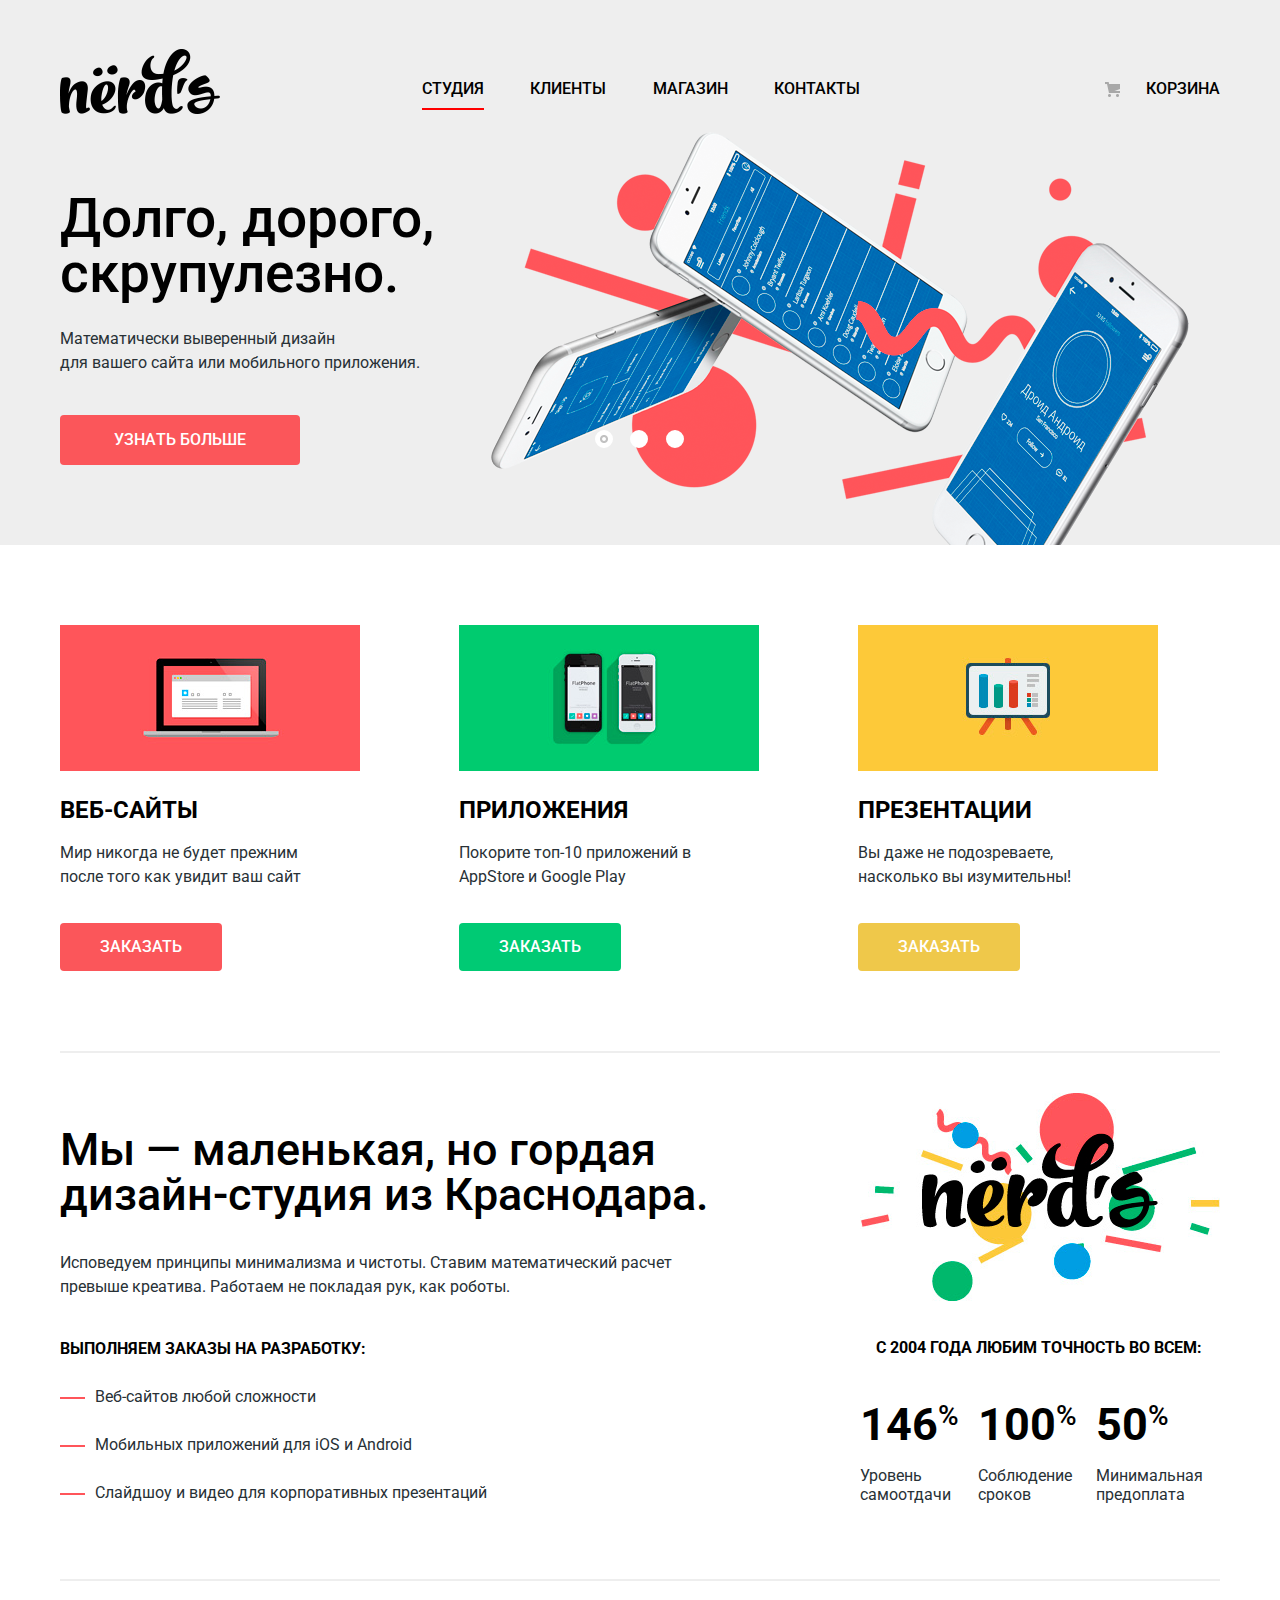
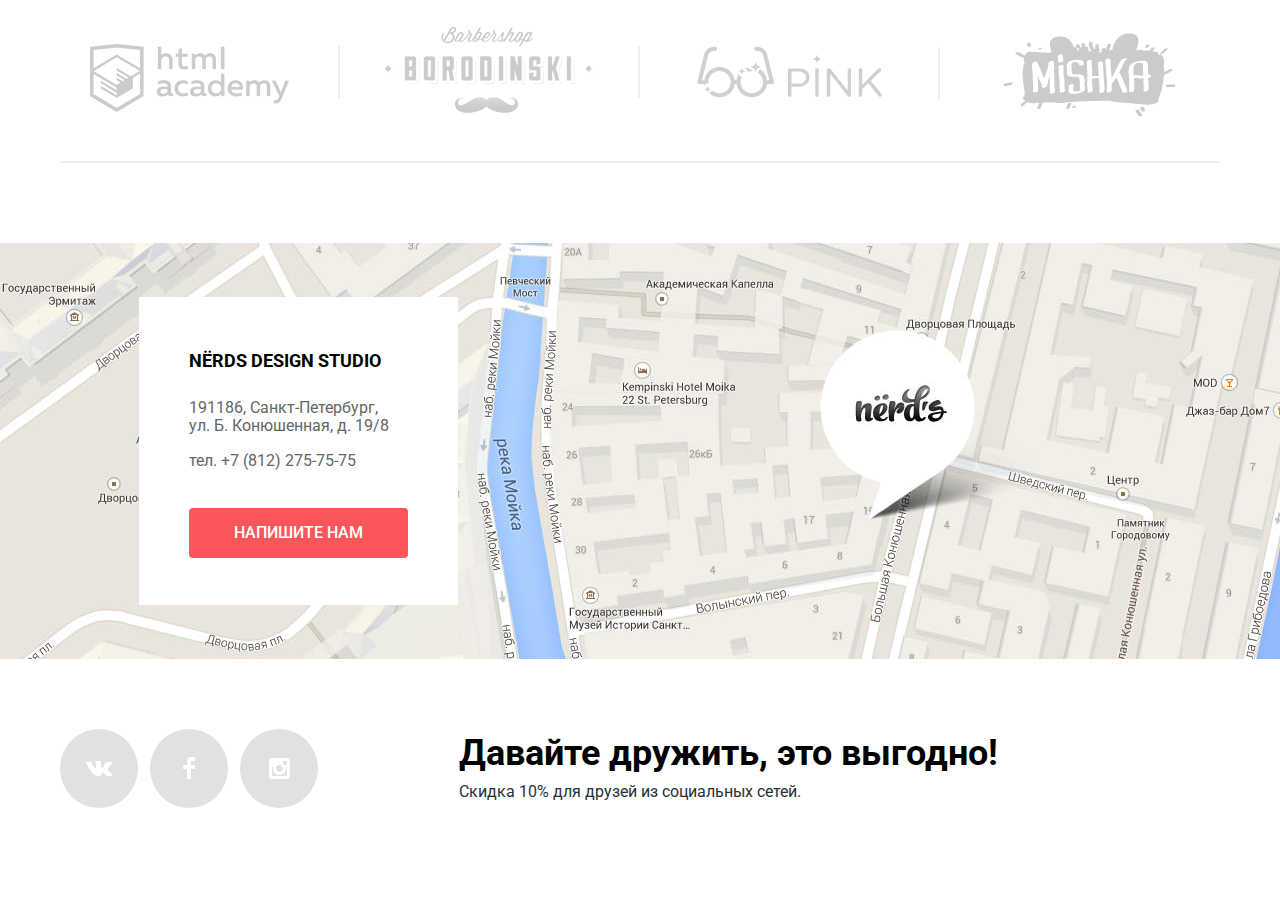
<file: index.html>
<!DOCTYPE html>
<html lang="en">
<head>
  <meta charset="UTF-8">
  <title>HTML Academy: Нёрдс</title>
  <link href="https://fonts.googleapis.com/css?family=Roboto:400,500,700&display=swap&subset=cyrillic" rel="stylesheet">
  <link rel="stylesheet" href="css/normalize.min.css">
  <link rel="stylesheet" href="css/style.css">
</head>

<body>

  <header>
    <nav class="nav-panel">
      <div class="site-logo">
        <img src="img/nerds-logo.png" alt="NERDS">
        <h1 class="visually-hidden">HTML Academy: Нёрдс</h1>
      </div>
      <div class="site-navigation-items">
        <ul class="header-nav">
          <li class="header-nav-active"><a href="">Студия</a></li>
          <li><a href="">Клиенты</a></li>
          <li><a href="catalog.html">Магазин</a></li>
          <li><a href="">Контакты</a></li>
        </ul>
        <p class="shop-cart">
          <a href="">Корзина</a>
        </p>
      </div>
    </nav>
  </header>

  <main class="main-content">

    <div class="slider-wrapper">
      <div class="slider">
        <input type="radio" id="btn-1" name="toggle" checked>
        <input type="radio" id="btn-2" name="toggle">
        <input type="radio" id="btn-3" name="toggle">
        <div class="pagination">
          <label for="btn-1"></label>
          <label for="btn-2"></label>
          <label for="btn-3"></label>
        </div>
        <div class="slides">
          <div class="slide slide-first">
            <div class="slider-text">
              <p class="slide-title">Долго, дорого,<br> скрупулезно.</p>
              <p class="slide-description">Математически выверенный дизайн<br>для вашего сайта или мобильного приложения.</p>
            </div>
          </div>
          <div class="slide slide-second">
            <div class="slider-text">
              <p class="slide-title">Любим математику<br> как никто другой</p>
              <p class="slide-description">Никакого креатива, только математические формулы<br> для  расчета идеальных пропорций.</p>
            </div>
          </div>
          <div class="slide slide-third">
            <div class="slider-text">
              <p class="slide-title">Только ночь,<br> только хардкор</p>
              <p class="slide-description">Работать днем, как все? Мы против этого. Ближе кполуночи  работа только начинается.</p>
            </div>
          </div>
          <a class="btn slider-btn" href="#">Узнaть больше</a>
        </div>
      </div>
    </div>
    
    <section class="our_services">
      <div class="servicecard">
        <div class="servicecard-img servicecard-img-red">
          <img src="img/illustration-1.png" alt="site">
        </div>
        <h3 class="our-services-title">Веб-сайты</h3>
        <p>Мир никогда не будет прежним после того как увидит ваш сайт</p>
        <a href="" class="orderbutton orderbutton-red">Заказать</a>
      </div>
      <div class="servicecard">
        <div class="servicecard-img servicecard-img-green">
          <img src="img/illustration-2.png" alt="app">
        </div>
        <h3 class="our-services-title">Приложения</h3>
        <p>Покорите топ-10 приложений в AppStore и Google Play</p>
        <a href="" class="orderbutton orderbutton-green">Заказать</a>
      </div>
      <div class="servicecard">
        <div class="servicecard-img servicecard-img-yellow">
          <img src="img/illustration-3.png" alt="presentation">
        </div>
        <h3 class="our-services-title">Презентации</h3>
        <p>Вы даже не подозреваете, насколько вы изумительны!</p>
        <a href="" class="orderbutton orderbutton-yellow">Заказать</a>
      </div>
    </section>

    <section class="about_us">
      <div class="aboutus-description">
        <h2>Мы — маленькая, но гордая дизайн-студия из Краснодара.</h2>
        <p>Исповедуем принципы минимализма и чистоты. Ставим математический расчет превыше креатива. Работаем не покладая рук, как роботы.</p>
        <p class="aboutus-title">Выполняем заказы на разработку:</p>
        <ul class="aboutus-list">
          <li>Веб-сайтов любой сложности</li>
          <li>Мобильных приложений для iOS и Android</li>
          <li>Слайдшоу и видео для корпоративных презентаций</li>
        </ul>
      </div>
      <div class="our-features">
        <div class="features-imagediv">
          <img src="img/nerds-illustration.png" width="360" height="208" alt="nerds">
        </div>
        <h3>с 2004 года любим точность во всем:</h3>
        <div class="parameters">
          <ul>
            <li>
              <div class="boldnumber1"><span>146</span></div>
              <div><span class="boldnumber-desc">Уровень самоотдачи</span></div>
            </li>
            <li>
              <div class="boldnumber2"><span>100</span></div>
              <div><span class="boldnumber-desc">Соблюдение сроков</span></div>
            </li>
            <li>
              <div class="boldnumber3"><span>50</span></div>
              <div><span class="boldnumber-desc">Минимальная предоплата</span></div>
            </li>
          </ul>
        </div>
      </div>
    </section>

    <section class="our_partners">
      <h2 class="visually-hidden">Список партнёров</h2>
      <ul class="partners-list">
        <li class="partners-list-item">
          <div class="partners-list-item-html-academy">
            <a href="https://htmlacademy.ru/intensive/htmlcss">
              <img src="img/logo-1.png" alt="html-academy">
            </a>
          </div>
        </li>
        <li class="partners-list-item">
          <div class="partners-list-item-borodinskey">
            <a href="">
              <img src="img/logo-2.png" alt="borodinskey"></a>
          </div>
        </li>
        <li class="partners-list-item">
          <div class="partners-list-item-pink">
            <a href=""><img src="img/logo-3.png" alt="pink"></a>
          </div>
        </li>
        <li class="partners-list-item">
          <div class="partners-list-item-mishka">
            <a href=""><img src="img/logo-4.png" alt="mishka"></a>
          </div>
        </li>
      </ul>
    </section>

    <section class="index-map">
      <iframe src="https://yandex.ru/map-widget/v1/?um=constructor%3A008ab18a8e0af97a09987857944d1e66360d6045c1f56fcc914b1cf40dee9740&amp;source=constructor" width="1440" height="416"></iframe>
      <div class="footer-contact">
        <h3>nёrds design studio</h3>
        <p>191186, Санкт-Петербург, ул. Б. Конюшенная, д. 19/8</p>
        <a class="footer-contact-tel" href="tel:+78122757575" aria-label="Звонок на контактный номер телефона">тел. +7 (812) 275-75-75</a>
        <a class="writeus-button" href="contact.html">Напишите нам</a>
      </div>
    </section>

  </main>

  <footer class="footer-social">
    <ul class="social-list">
      <li class="social-list-item social-list-item-vk"><a href="">VK</a></li>
      <li class="social-list-item social-list-item-facebook"><a href="">Facebook</a></li>
      <li class="social-list-item social-list-item-instagram"><a href="">Instagram</a></li>
    </ul>
    <div class="invitelink-discount">
      <p class="friends-discount">Давайте дружить, это выгодно!</p>
      <p class="percentnumber-discount">Скидка 10% для друзей из социальных сетей.</p>
    </div>
  </footer>

  <div class="popup">
    <form action="https://echo.htmlacademy.ru/" method="post">
      <fieldset>
        <h3>Напишите нам</h3>
        <div class="form-contacts">
          <p class="input-contacts-wrap">
            <label for="name">Ваше имя:</label>
            <input id="name" class="form__meet name"  type="text" name="name" placeholder="Имя Фамилия"  required>
          </p>
          <p class="input-contacts-wrap">
            <label for="email">Ваш e-mail:</label>
            <input id="email" class="form__meet" type="text" name="email" placeholder="email@example.com"  required>
          </p>
        </div>
        <p class="input-text-wrap">
          <label for="text">Текст письма:</label>
          <textarea id="text" class="form__meet" name="message" placeholder="В свободной форме" required></textarea>
        </p>
        <input type="submit" class="popup-submit" value="Отправить">
      </fieldset>
      <div class="close-cross"></div>
    </form>
  </div>

  <script src="js/script.js"></script>

</body>
</html>
</file>
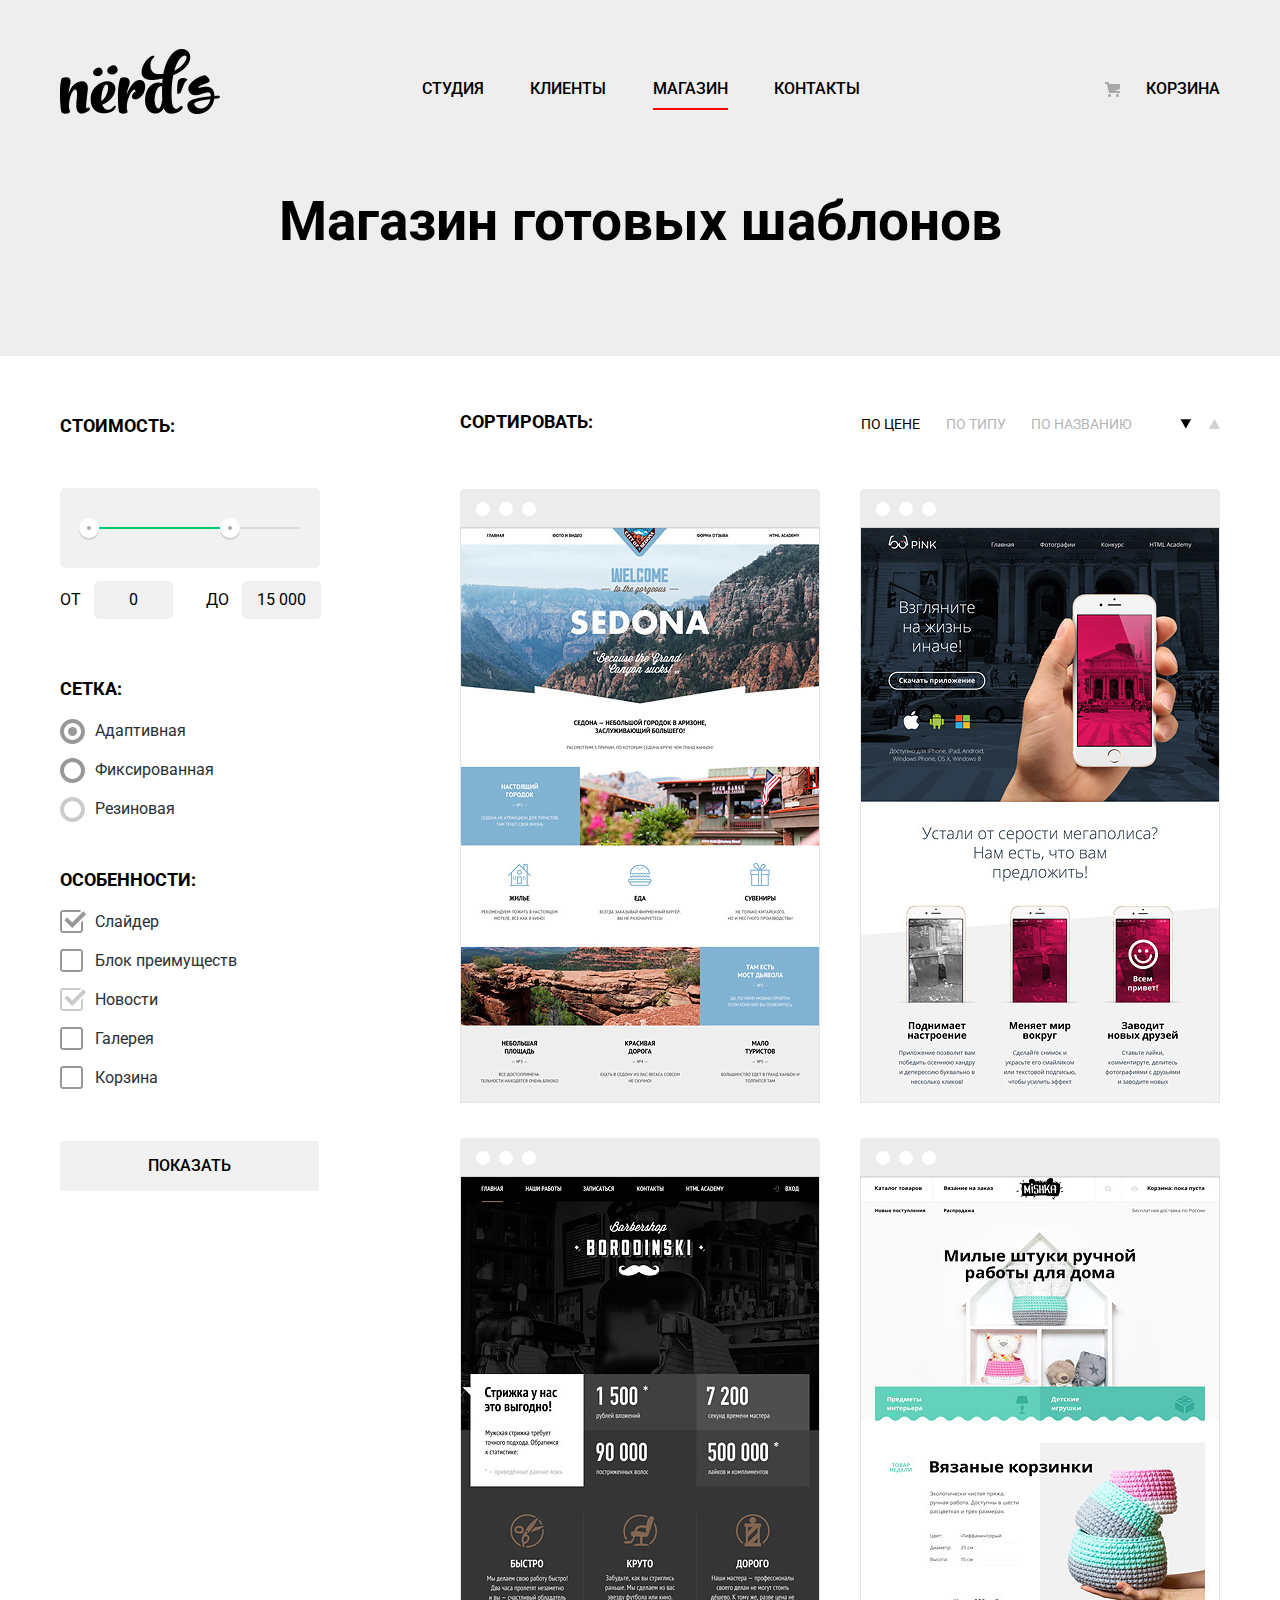
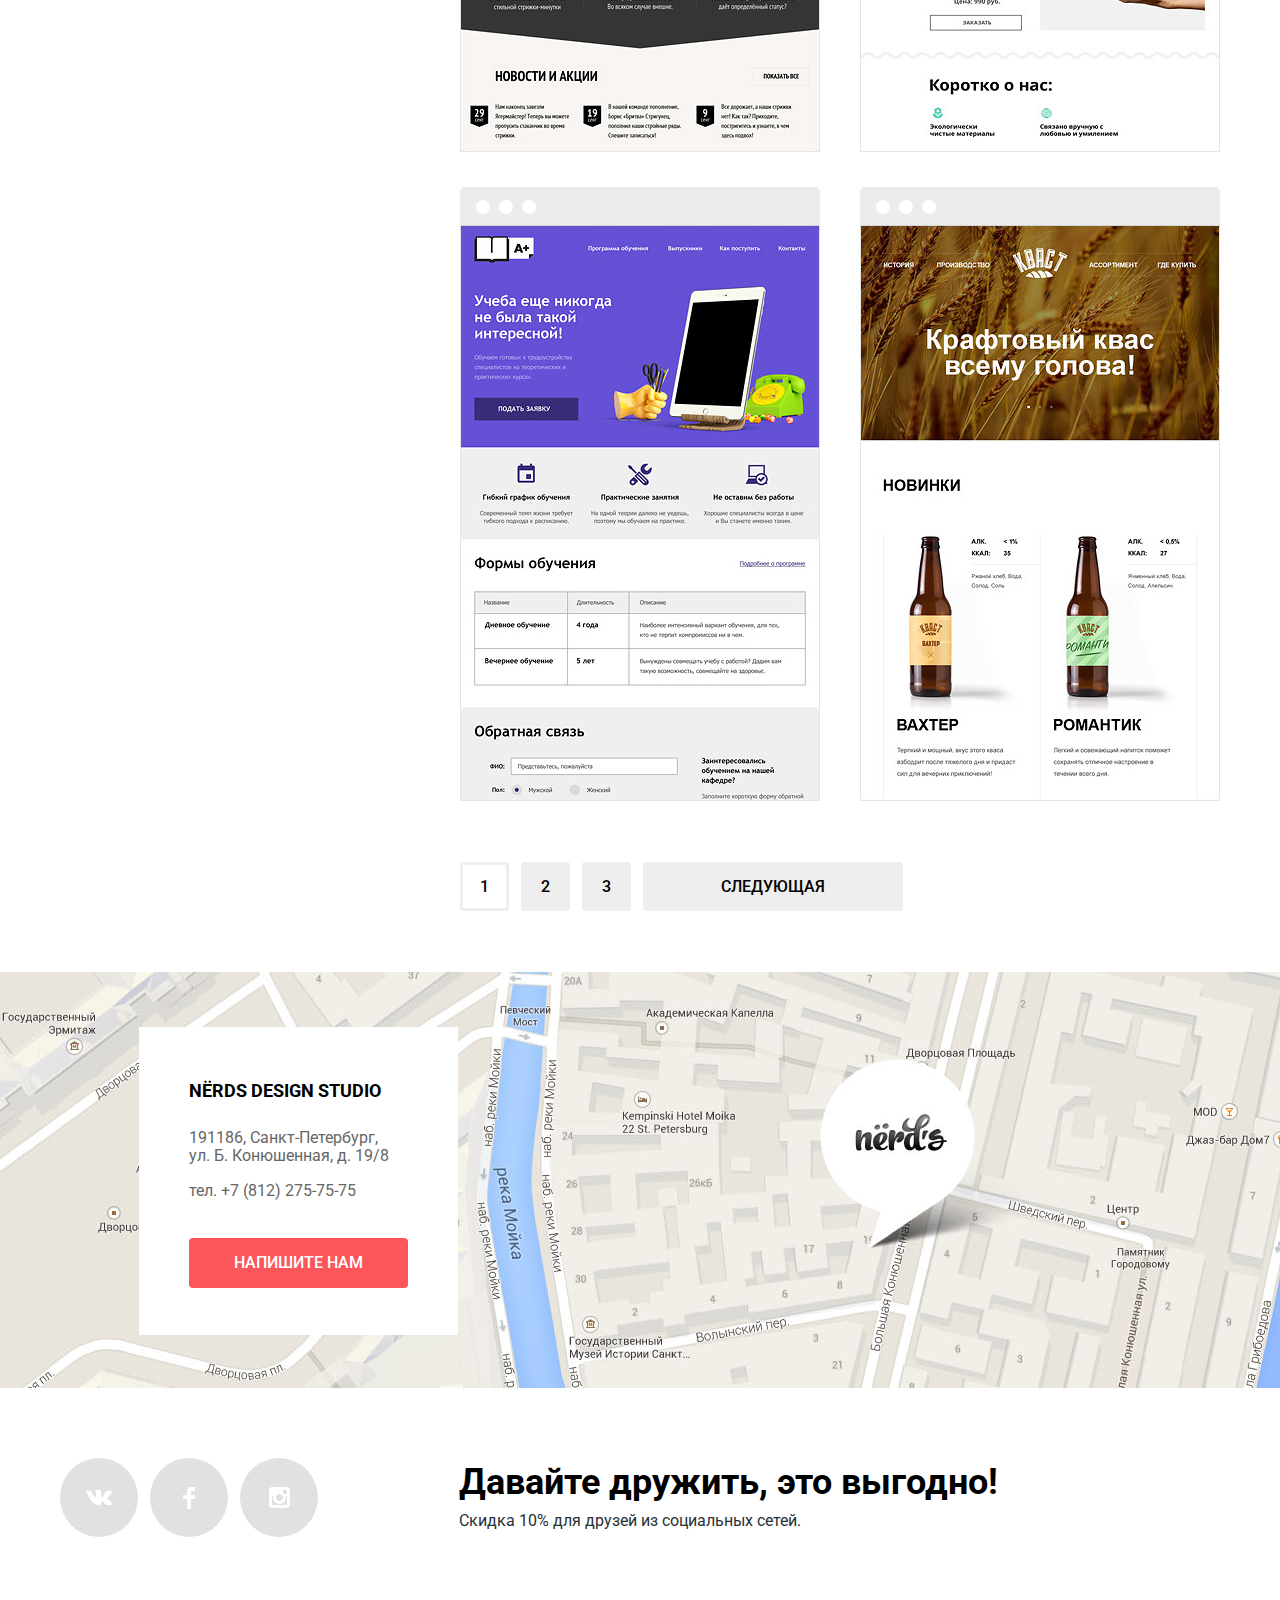
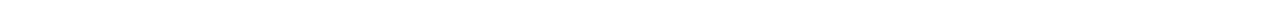
<file: catalog.html>
<!DOCTYPE html>
<html lang="en">
<head>
  <meta charset="UTF-8">
  <title>HTML Academy: Нёрдс</title>
  <link href="https://fonts.googleapis.com/css?family=Roboto:400,500,700&display=swap&subset=cyrillic" rel="stylesheet">
  <link rel="stylesheet" href="css/normalize.min.css">
  <link rel="stylesheet" href="css/style.css">
</head>
<body>

  <header>
    <nav class="nav-panel">
      <a class="site-logo" href="index.html">
        <img src="img/nerds-logo.png" alt="NERDS">
        <h1 class="visually-hidden">HTML Academy: Нёрдс</h1>
      </a>
      <div class="site-navigation-items">
        <ul class="header-nav">
          <li><a href="index.html">Студия</a></li>
          <li><a href="">Клиенты</a></li>
          <li class="header-nav-active"><a href="">Магазин</a></li>
          <li><a href="">Контакты</a></li>
        </ul>
        <p class="shop-cart">
          <a href="">Корзина</a>
        </p>
      </div>
    </nav>
  </header>

  <main>
    <div class="shop-title">
      <h2>Магазин готовых шаблонов</h2>
    </div>

    <div class="content-wrap">
      <section class="filter">
        <form action="https://echo.htmlacademy.ru" method="post">
          <fieldset class="range-filter">
            <h2 class="filters-title">Стоимость:</h2>
            <div class="range-controls">
              <div class="scale "><div class="bar"></div></div>
              <div class="toggle min-toggle" tabindex="0"></div>
              <div class="toggle max-toggle" tabindex="0"></div>
            </div>
            <div class="price-controls">
              <label class="min-wrapper">от
                <input class="min-price" type="text" value="0">
              </label>
              <label class="max-wrapper">до
                <input class="max-price" type="text" value="15 000">
              </label>
            </div>
          </fieldset>
          <fieldset class="grid">
            <legend class="filters-title filters-title--grid">Сетка:</legend>
            <label class="grid-label">Адаптивная
              <input class="grid-input" type="radio" name="grid" value="adaptive" checked>
              <span></span>
            </label>
            <label class="grid-label">Фиксированная
              <input class="grid-input" type="radio" name="grid" value="fixed">
              <span></span>
            </label>
            <label class="grid-label">Резиновая
              <input class="grid-input" type="radio" name="grid" value="rubber" disabled>
              <span></span>
            </label>
          </fieldset>
          <fieldset class="features">
            <legend class="filters-title filters-title--features">Особенности:</legend>
            <label class="features-label">Слайдер
              <input class="features-input" type="checkbox" name="slider" checked>
              <span></span>
            </label>
            <label class="features-label">Блок преимуществ
              <input class="features-input" type="checkbox" name="advantages">
              <span></span>
            </label>
            <label class="features-label">Новости
              <input class="features-input" type="checkbox" name="news" disabled checked>
              <span></span>
            </label>
            <label class="features-label">Галерея
              <input class="features-input" type="checkbox" name="gallery">
              <span></span>
            </label>
            <label class="features-label">Корзина
              <input class="features-input" type="checkbox" name="cart">
              <span></span>
            </label>
          </fieldset>
          <button class="filters-btn" type="submit">Показать</button>
        </form>
      </section>

      <section class="content-section">
        <div class="sorting">
          <span class="sorting-title">Сортировать:</span>
          <div class="sorting-menu">
            <ul class="sorting-list">
              <li><a class="sorting-menu-item sorting-menu-item-active" href="#">По цене</a></li>
              <li><a class="sorting-menu-item" href="#">По типу</a></li>
              <li><a class="sorting-menu-item" href="#">По названию</a></li>
            </ul>
            <div class="sort-icons">
              <a class="sort-btn icon-down-dir sort-btn-active" href="#">
                <img src="img/icon-down-dir.png" alt="сортировать">
              </a>
              <a class="sort-btn icon-up-dir btn-checked" href="#">
                <img src="img/icon-up-dir.png" alt="сортировать">
              </a>
            </div>
          </div>
        </div>
        <ul class="projects">
          <li class="project-item">
            <div class="project-item-img">
              <img src="img/img-sedona.jpg" width="360" height="576" alt="Макет Седона">
            </div>
            <div class="project-card">
              <h3><a class="project-card-title" href="">Sedona</a></h3>
              <div class="project-card-description">
                <p>Информационный сайт для туристов</p>
              </div>
              <a class="project-button" href="#">9 990 Руб.</a>
            </div>
          </li>
          <li class="project-item">
            <div class="project-item-img">
              <img src="img/img-pink.jpg" width="360" height="576" alt="Макет Пинк">
            </div>
            <div class="project-card">
              <h3><a class="project-card-title" href="">Pink App</a></h3>
              <div class="project-card-description">
                <p>Продуктовый лендинг приложения для iOS и Android</p>
              </div>
              <a class="project-button" href="#">9 990 Руб.</a>
            </div>
          </li>
          <li class="project-item">
            <div class="project-item-img">
              <img src="img/img-barbershop.jpg" width="360" height="576" alt="Макет Барбершоп">
            </div>
            <div class="project-card">
              <h3><a class="project-card-title" href="">Barbershop</a></h3>
              <div class="project-card-description">
                <p>Сайт салона красоты. Для мужчин, да.</p>
              </div>
              <a class="project-button" href="#">9 990 Руб.</a>
            </div>
          </li>
          <li class="project-item">
            <div class="project-item-img">
              <img src="img/img-mishka.jpg" width="360" height="576" alt="Макет Мишка">
            </div>
            <div class="project-card">
              <h3><a class="project-card-title" href="">MISHKA</a></h3>
              <div class="project-card-description">
                <p>Интернет-магазин вязаных игрушек</p>
              </div>
              <a class="project-button" href="#">9 990 Руб.</a>
            </div>
          </li>
          <li class="project-item">
            <div class="project-item-img">
              <img src="img/img-aplus.jpg" width="360" height="576" alt="Макет Аплюс">
            </div>
            <div class="project-card">
              <h3><a class="project-card-title" href="">A Plus</a></h3>
              <div class="project-card-description">
                <p>Лендинг курсов повышения квалификации</p>
              </div>
              <a class="project-button" href="#">9 990 Руб.</a>
            </div>
          </li>
          <li class="project-item">
            <div class="project-item-img">
              <img src="img/img-kvast.jpg" width="360" height="576" alt="Макет Квас">
            </div>
            <div class="project-card">
              <h3><a class="project-card-title" href="">КВАСТ</a></h3>
              <div class="project-card-description">
                <p>Промо-сайт производителя крафтового кваса</p>
              </div>
              <a class="project-button" href="#">9 990 Руб.</a>
            </div>
          </li>
        </ul>
        <ul class="projects-pages">
          <li class="projects-pages-item projects-pages-item_active"><a href="" aria-label="Переход на первую страницу образцов сайтов">1</a></li>
          <li class="projects-pages-item"><a href="" aria-label="Переход на вторую страницу образцов сайтов">2</a></li>
          <li class="projects-pages-item"><a href="" aria-label="Переход на третью страницу образцов сайтов">3</a></li>
          <li class="projects-pages-item"><a href="" aria-label="Переход на следующую страницу образцов сайтов">Следующая</a></li>
        </ul>
      </section>
    </div>

    <section class="catalog-map">
      <iframe src="https://yandex.ru/map-widget/v1/?um=constructor%3A008ab18a8e0af97a09987857944d1e66360d6045c1f56fcc914b1cf40dee9740&amp;source=constructor" width="1440" height="416"></iframe>
      <div class="footer-contact">
        <h3>nёrds design studio</h3>
        <p>191186, Санкт-Петербург, ул. Б. Конюшенная, д. 19/8</p>
        <a class="footer-contact-tel" href="tel:+78122757575" aria-label="Звонок на контактный номер телефона">тел. +7 (812) 275-75-75</a>
        <a class="writeus-button" href="contact.html">Напишите нам</a>
      </div>
    </section>

  </main>

  <footer class="footer-social">
    <ul class="social-list">
      <li class="social-list-item social-list-item-vk"><a href="">VK</a></li>
      <li class="social-list-item social-list-item-facebook"><a href="">Facebook</a></li>
      <li class="social-list-item social-list-item-instagram"><a href="">Instagram</a></li>
    </ul>
    <div class="invitelink-discount">
      <p class="friends-discount">Давайте дружить, это выгодно!</p>
      <p class="percentnumber-discount">Скидка 10% для друзей из социальных сетей.</p>
    </div>
  </footer>

  <div class="popup">
    <form action="https://echo.htmlacademy.ru/" method="post">
      <fieldset>
        <h3>Напишите нам</h3>
        <div class="form-contacts">
          <p class="input-contacts-wrap">
            <label for="name">Ваше имя:</label>
            <input id="name" class="form__meet name"  type="text" name="name" placeholder="Имя Фамилия"  required>
          </p>
          <p class="input-contacts-wrap">
            <label for="email">Ваш e-mail:</label>
            <input id="email" class="form__meet" type="text" name="email" placeholder="email@example.com"  required>
          </p>
        </div>
        <p class="input-text-wrap">
          <label for="text">Текст письма:</label>
          <textarea id="text" class="form__meet" name="message" placeholder="В свободной форме" required></textarea>
        </p>
        <input type="submit" class="popup-submit" value="Отправить">
      </fieldset>
      <div class="close-cross"></div>
    </form>
  </div>

  <script src="js/script.js"></script>

</body>
</html>
</file>
<file: css/style.css>
.visually-hidden {
  position: absolute;
  width: 1px;
  height: 1px;
  margin: -1px;
  border: 0;
  padding: 0;
  clip: rect(0 0 0 0);
  overflow: hidden;
}

body {
  min-width: 1200px;
  margin: 0 auto;
  font-family: "Roboto", Arial, sans-serif;
  letter-spacing: normal;
}

ul {
  list-style: none;
}

a {
  text-decoration: none;
}

/* fonts */

.header-nav a,
.shop-cart a,
.slider-btn,
.orderbutton,
.writeus-button,
.popup-submit {
  font-size: 16px;
  font-weight: 500;
  line-height: 1.88;
  text-transform: uppercase;
  color: #000000;
}

.slide-title {
  font-family: "Roboto", Arial, sans-serif;
  font-size: 55px;
  font-weight: 500;
  line-height: 1;
}

.slide-description,
.servicecard p,
.aboutus-description p:nth-child(2),
.aboutus-list li,
.boldnumber-desc,
.percentnumber-discount,
.grid-label,
.features-label {
  color: #283136;
}

.slide-description,
.servicecard p,
.aboutus-description p:nth-child(2),
.aboutus-title,
.aboutus-list,
.our-features h3,
.boldnumber-desc,
.footer-contact p:nth-child(2),
.footer-contact p:nth-child(3),
.percentnumber-discount,
.min-price,
.max-price,
.grid-label,
.features-label,
.project-card-description,
.min-wrapper,
.max-wrapper {
  font-size: 16px;
  font-weight: 400;
  line-height: 1.5;
}

.slider-btn {
  line-height: 1.13;
  color: #ffffff;
}

.our-services-title {
  font-size: 24px;
  font-weight: 700;
  line-height: 1.25;
  text-transform: uppercase;
}

.orderbutton {
  line-height: 1.13;
  color: #ffffff;
}

.aboutus-description h2 {
  font-size: 45px;
  font-weight: 500;
  line-height: 1;
}

.aboutus-title,
.our-features h3 {
  font-weight: 700;
  text-transform: uppercase;
}

.boldnumber1,
.boldnumber2,
.boldnumber3 {
  font-size: 45px;
  font-weight: 700;
  line-height: 0.22;
}

.boldnumber-desc {
  line-height: 1.13;
}

.boldnumber1:after,
.boldnumber2:after,
.boldnumber3:after {
  font-size: 28px;
  font-weight: 500;
}

.footer-contact h3,
.filters-title,
.sorting-title,
.project-card-title {
  font-size: 18px;
  font-weight: 700;
  line-height: 1.67;
  text-transform: uppercase;
}

.sorting-title {
  line-height: 1.2;
}

.footer-contact p:nth-child(2),
.footer-contact p:nth-child(3) {
  line-height: 1.13;
  color: #666666;
}

.writeus-button {
  line-height: 1.13;
  color: #ffffff;
}

.friends-discount {
  font-size: 36px;
  font-weight: 700;
  line-height: 1;
}

.percentnumber-discount {
  line-height: 1.38;
}

.shop-title h2 {
  font-size: 55px;
  line-height: 55px;
}

.sorting-menu-item {
  font-size: 14px;
  font-weight: 400;
  line-height: 1.29;
  text-transform: uppercase;
}

.min-wrapper,
.max-wrapper {
  text-transform: uppercase;
}

.min-price,
.max-price {
  line-height: 1.38;
  text-align: center;
}

.grid-label,
.features-label {
  line-height: 1.5;
}

.filters-btn,
.project-button,
.projects-pages-item a {
  font-size: 16px;
  font-weight: 500;
  line-height: 1.13;
  text-transform: uppercase;
}

.project-card-title {
  color: #000000;
}

.project-card-description {
  line-height: 1;
}

.project-button {
  color: #ffffff;
}

.projects-pages-item a {
  color: #000000;
}

.popup h3 {
  font-size: 45px;
  font-weight: 500;
  line-height: 1;
}

.popup-submit {
  line-height: 1;
  color: #ffffff;
}

/* index */

header {
  margin: 0 auto;
  background-color: #eeeeee;
}

.header-nav {
  margin-bottom: 10px;
}

.header-nav-active {
  border-bottom: 2px solid red;
  cursor: pointer;
}

.site-logo {
  cursor: pointer;
}

.site-logo:hover {
  opacity: 0.8;
}

.site-logo:active,
.site-logo:focus {
  opacity: 0.3;
}

.nav-panel {
  display: flex;
  justify-content: space-between;
  width: 1160px;
  margin: 0 auto;
  padding-top: 49px;
  background-color: #eeeeee;
}

.site-navigation-items {
  display: flex;
  justify-content: space-between;
  width: 798px;
  margin-top: 9px;
}

.header-nav {
  display: flex;
  justify-content: space-between;
  min-width: 438px;
  padding-left: 0;
}

.header-nav a:hover,
.shop-cart a:hover {
  color: #fb565a;
}

.header-nav a:active,
.shop-cart a:active,
.header-nav a:focus,
.shop-cart a:focus {
  color: rgba(0, 0, 0, 0.3);
}

.shop-cart {
  position: relative;
}

.shop-cart::before {
  content: url(../img/cart-icon.png);
  position: absolute;
  right: 100px;
  top: 8px;
}

.slider-wrapper {
  margin: 0 auto;
  background-color: #eeeeee;
}

.slider {
  position: relative;
  width: 1160px;
  margin: 0 auto;
  padding-top: 3px;
}

.slides {
  position: relative;
}

.slider-text {
  display: inline-block;
  margin-top: 43px;
  vertical-align: middle;
}

.slide-title {
  margin-top: 25px;
  margin-bottom: 26px;
}

.slide-second .slider-text {
  max-width: 550px;
}

.slider-second .slider-title {
  max-width: 520px;
}

.slide-third .slide-description {
  max-width: 350px;
}

.slider-btn {
  position: absolute;
  bottom: 80px;
  padding: 16px 54px;
  background-color: #fb565a;
  border-radius: 4px;
}

.slider-btn:hover {
  background:#d6494d;
}

.slider-btn:active,
.slider-btn:focus {
  background:#d7373b;
  color: rgba(255, 255, 255, 0.3);
  box-shadow: 0 2px 0 #9b2d30 inset;
}

/* slider */

.slide {
  display:none;
  padding-bottom: 72px;
  width: 100%;
  min-height:350px;
}

.slide-first {
  background: url('../img/slide1.png') no-repeat;
}

.slide-second {
  background: url('../img/slide2.png') no-repeat;
}

.slide-third {
  background: url('../img/slide3.png') no-repeat;
}

.slide-first,
.slide-second,
.slide-third {
  background-position-x: 431px;
  background-position-y: 9px;
}

.slide-third {
  background-position-x: 400px;
}

#btn-1:checked ~ .slides .slide:nth-child(1) {
  display: block;
}
#btn-2:checked ~ .slides .slide:nth-child(2) {
  display: block;
}
#btn-3:checked ~ .slides .slide:nth-child(3) {
  display: block;
}

.slider input[type=radio] {
  position:absolute;
  opacity:0;
}

.pagination {
  position:absolute;
  bottom: 105px;
  left: 46.1%;
  display: flex;
  justify-content: space-between;
  width:89px;
  height:10px;
  z-index:10;
  text-align:center;
}

.pagination label {
  display: block;
  padding: 6px;
  background:white;
  border:3px solid white;
  border-radius:50%;
  cursor:pointer;
}

#btn-1:checked ~ .pagination label[for="btn-1"],
#btn-2:checked ~ .pagination label[for="btn-2"],
#btn-3:checked ~ .pagination label[for="btn-3"] {
  background-image: url(../img/active-button.png);
  background-position: center;
  background-repeat: no-repeat;
}

.our_services {
  display: flex;
  width: 1160px;
  margin: 0 auto;
  padding-top: 80px;
  padding-bottom: 80px;
  border-bottom: 2px solid #eee;
}

.servicecard {
  max-width: 300px;
}

.servicecard-img {
  width: 300px;
  height: 146px;
  overflow: hidden;
}

.servicecard-img-red {
  background-color: #fb565a;
}

.servicecard-img-green {
  background-color: #00ca74;
}

.servicecard-img-yellow {
  background-color: #efc849;
}

.our_services .servicecard:not(:first-child) {
  margin-left: 99px;
}

.our-services-title {
  margin: 0;
  margin-top: 24px;
}

.servicecard p {
  margin: 0;
  margin-top: 16px;
  color: #283136;
  margin-bottom: 30px;
  max-width: 260px;
}

.orderbutton {
  display: inline-block;
  margin-top: 4px;
  padding: 15px 40px;
  border-radius: 4px;
}

.orderbutton-red {
  background-color: #fb565a;
}

.orderbutton-green {
  background-color: #00ca74;
}

.orderbutton-yellow {
  background-color: #efc84a;
}

.orderbutton-red:hover {
  background-color: #e74246;
}

.orderbutton-red:active,
.orderbutton-red:focus {
  background-color: #d7373b;
  color: rgba(255, 255, 255, 0.3);
  box-shadow: 0 2px 0 #9b2d30 inset;
}

.orderbutton-green:hover {
  background-color: #00bc6c;
}

.orderbutton-green:active,
.orderbutton-green:focus {
  background-color: #00aa62;
  color: rgba(255, 255, 255, 0.3);
  box-shadow: 0 2px 0 #009957 inset;
}

.orderbutton-yellow:hover {
  background-color: #eab534;
}

.orderbutton-yellow:active,
.orderbutton-yellow:focus {
  background-color: #e5a722;
  color: rgba(255, 255, 255, 0.3);
  box-shadow: 0 2px 0 #cb971d inset;
}

.about_us {
  display: flex;
  justify-content: space-between;
  width: 1160px;
  margin: 0 auto;
  padding-bottom: 58px;
}

.aboutus-description {
  margin-top: 36px;
  max-width: 670px;
  margin-right: 65px;
}

.aboutus-description h2 {
  margin-bottom: 34px;
}

.aboutus-title {
  margin-top: 38px;
}

.aboutus-list {
  margin-top: 24px;
  padding-left: 0;
}

.aboutus-list li {
  background: url(../img/list-marker.png) no-repeat;
  background-position: bottom 10px left;
  padding-left: 35px;
}

.aboutus-list li:not(:first-child) {
  margin-top: 24px;
}

.our-features {
  margin-top: 40px;
}

.features-imagediv {
  width: 360px;
  height: 208px;
}

.our-features h3 {
  margin-top: 35px;
  margin-left: 16px;
}

.parameters {
  max-width: 360px;
  margin-left: auto;
  margin-right: auto;
  margin-top: 60px;
}

.parameters ul {
  display: flex;
  padding-left: 0px;
}

.parameters li {
  max-width: 100px;
}

.parameters li:not(:first-child) {
  margin-left: 18px;
}

.boldnumber-desc {
  margin-top: 10px;
}

.boldnumber1,
.boldnumber2,
.boldnumber3  {
  margin-bottom: 32px;
}

.boldnumber1:after,
.boldnumber2:after,
.boldnumber3:after {
  content: "%";
  position: relative;
  top:-15px;
}

.our_partners {
  max-width: 1160px;
  margin: 0 auto;
  border-top: 2px solid #eeeeee;
  border-bottom: 2px solid #eeeeee;
}

.partners-list {
  display: flex;
  margin: 0;
  padding-top: 46px;
  padding-bottom: 33px;
  padding-left: 0;
}

.partners-list div {
  position: relative;
  width: 290px;
}

.partners-list a {
  display: block;
  height: 95px;
}

.partners-list-item-html-academy img {
  margin-top: 17px;
  margin-left: 30px;
}

.partners-list-item-borodinskey img {
  margin-left: 35px;
}

.partners-list-item-pink img {
  margin-top: 19px;
  margin-left: 57px;
}

.partners-list-item-mishka {
  margin-top: 6px;
  margin-left: 73px;
}

.partners-list img {
  opacity: 0.2;
}

.partners-list-item:hover img {
  opacity: 1;
}

.partners-list-item:active img,
.partners-list-item:focus img {
  opacity: 0.1;
}

.partners-list-item-html-academy:after,
.partners-list-item-borodinskey:after,
.partners-list-item-pink:after {
  position: absolute;
  content: url("../img/divide.png");
}

.partners-list-item-html-academy:after {
  top: 19px;
  right: 10px;
}

.partners-list-item-borodinskey:after {
  top: 19px;
  right: 0px;
}

.partners-list-item-pink:after {
  top: 20px;
  right: -10px;
}

.index-map,
.catalog-map {
  position: relative;
  max-width: 1440px;
  height: 416px;
  margin: 0 auto;
  margin-top: 80px;
  background-image:url(../img/map.jpg);
  background-repeat: no-repeat;
  background-color: #eeeeee;
}

.catalog-map {
  margin-top: 0;
}

.index-map iframe,
.catalog-map iframe {
  width: 100%;
  min-width: 1200px;
  border: none;
}

.footer-contact {
  position: absolute;
  top: 13%;
  left: 139px;
  max-width: 319px;
  padding: 35px 50px 47px 50px;
  background-color: #ffffff;
}

.footer-contact h3 {
  margin-top: 14px;
}

.footer-contact p {
  max-width: 210px;
  margin-top: 23px;
}

.footer-contact-tel {
  margin-top: 24px;
  color: #666666;
}

.writeus-button {
  display: block;
  margin-top: 38px;
  padding: 16px 45px;
  background-color: #fb565a;
  border-radius: 4px;
  cursor: pointer;
}

.writeus-button:hover {
  background-color: #e74246;
}

.writeus-button:active,
.writeus-button:focus {
  background-color: #d7373b;
  color: rgba(255, 255, 255, 0.3);
  box-shadow: 0 2px 0 #9b2d30 inset;
}

.footer-social {
  display: flex;
  justify-content: start;
  width: 1160px;
  margin: 0 auto;
  padding-top: 54px;
  padding-bottom: 53px;
}

.social-list {
  display: flex;
  max-width: 450px;
  max-height: 182px;
  padding-left: 0;
}

.social-list-item {
  width: 78px;
  height: 100px;
}

.social-list-item a {
  position: absolute;
  width: 78px;
  height: 79px;
  background-color: #e1e1e1;
  border-radius: 50%;
  font-size: 0;
}

.social-list-item-vk a::before,
.social-list-item-facebook a::before,
.social-list-item-instagram a::before {
  position: absolute;
  top: 0;
  right: 0;
  bottom: 0;
  left: 0;
  content: "";
  background-repeat: no-repeat;
  background-position: center;
}

.social-list-item-vk a::before {
  background-image: url(../img/vk-icon.svg);
}

.social-list-item-facebook a::before {
  background-image: url(../img/facebook-icon.svg);
}

.social-list-item-instagram a::before {
  background-image: url(../img/instagram-icon.svg);
}

.social-list-item:not(:first-child) {
  margin-left: 12px;
}

.social-list-item a:hover {
  background-color: #e74246;
  cursor: pointer;
}

.social-list-item a:active,
.social-list-item a:focus {
  background-color: #d7373b;
  box-shadow: inset 0px 3px 0 0 #c13135;
}

.social-list-item a:active::before,
.social-list-item a:focus::before {
  opacity: 0.3;
}

.invitelink-discount {
  max-width: 545px;
  margin-left: 141px;
}

.friends-discount {
  margin-top: 22px;
  margin-bottom: 0;
}

.percentnumber-discount {
  margin-top: 10px;
}

/* catalog.html */

.shop-title {
  display: flex;
  justify-content: center;
  margin-top: 0;
  padding-top: 28px;
  padding-bottom: 62px;
  background-color: #eeeeee;
}

.content-wrap {
  display: flex;
  justify-content: space-between;
  max-width: 1160px;
  margin: 0 auto;
  margin-top: 55px;
  margin-bottom: 60px;
}

.content-section {
  width: 760px;
  margin-left: 0;
}

.filters-title {
  margin:0;
}

.range-controls {
  position:relative;
  height: 80px;
  width: 220px;
  margin-top: 47px;
  padding:0 20px;
  background:#f1f1f1;
  border-radius:5px;
  overflow:hidden;
}

.range-controls .scale {
  height:2px;
  margin-top: 39px;
  background:#d7dcde;
}

.range-controls .bar {
  width: 150px;
  height:2px;
  background:#00ca74;
}

.range-controls .toggle {
  position:absolute;
  top: 30px;
  width:4px;
  height:4px;
  background:#ababab;
  border:8px solid white;
  border-radius:50%;
  box-shadow:0 2px 1px 0 #cfcfcf;
  cursor:pointer;
  box-sizing: content-box;
}

.min-toggle {
  left: 19px;
}

.max-toggle {
  right: 80px;
}

.price-controls {
  display: flex;
  justify-content: space-between;
  width: 261px;
  margin-top: 13px;
  white-space:nowrap;
}

.price-controls input {
  width:79px;
  padding:8px 0;
  margin-left:9px;
  background:#f1f1f1;
  border:none;
  border-radius:5px;
}

.price-controls .min-price {
  margin-right:14px;
}

.price-controls input:focus{
  outline:none;
}

.range-filter,
.grid,
.features {
  margin: 0;
  padding: 0; 
  border: none;
}

.grid label,
.features label {
  display: block;
  position: relative;
  margin-bottom:15px;
  padding:0 35px;
  cursor: pointer;
}

.grid {
  margin-top: 55px;
}

.filters-title--grid {
  margin-bottom: 14px;
}

.grid-input,
.features-input {
  display:none;
}

.grid-input + span,
.features-input + span {
  position: absolute;
  top: 0;
  left: 0;
  width: 30px;
  height: 25px;
  opacity: 0.4;
  cursor: pointer;
}

.grid-label:hover span,
.features-label:hover span {
  opacity: 0.7;
}

.grid-input + span {
  background: url(../img/radio-off.svg) no-repeat;
}

.grid-input + span:hover,
.grid-input + span:focus {
  background: url(../img/radio-off.svg) no-repeat;
  opacity: 0.7;
}

.grid-input:checked + span {
  background: url(../img/radio-on.svg) no-repeat;
  opacity: 0.4;
}

.grid-input:checked + span:hover,
.grid-input:checked + span:focus {
  background: url(../img/radio-on.svg) no-repeat;
  opacity: 0.7;
}

.grid-input:disabled + span {
  background: url(../img/radio-off.svg) no-repeat;
  opacity: 0.2;
}

.grid-input:checked:disabled + span {
  background: url(../img/radio-on.svg) no-repeat;
  opacity: 0.2;
}

.features {
  margin-top: 29px;
  margin-bottom: 36px;
}

.filters-title--features {
  margin-bottom: 15px;
}

.features-input + span {
  background: url(../img/checkbox-off.svg) no-repeat;
}

.features-input + span:hover,
.features-input + span:focus {
  background: url(../img/checkbox-off.svg) no-repeat;
  opacity: 0.7;
}

.features-input:checked + span {
  background: url(../img/checkbox-on.svg) no-repeat;
  opacity: 0.4;
}

.features-input:checked + span:hover,
.features-input:checked + span:focus {
  background: url(../img/checkbox-on.svg) no-repeat;
  opacity: 0.7;
}

.features-input:disabled + span {
  background: url(../img/checkbox-off.svg) no-repeat;
  opacity: 0.2;
}

.features-input:checked:disabled + span {
  background: url(../img/checkbox-on.svg) no-repeat;
  opacity: 0.2;
}

.filters-btn {
  padding: 16px 88px;
  background: #f1f1f1;
  border: none;
  border-radius: 3px;
  cursor: pointer;
}

.filters-btn:hover {
  background-color: #dfdfdf;
}

.filters-btn:active,
.filters-btn:focus {
  background-color: #d5d5d5;
  box-shadow: inset 0px 3px 0 0 #bfbfbf;
  color: rgba(0, 0, 0, 0.3);
}

.sorting {
  display: flex;
  justify-content: space-between;
}

.sorting-menu {
  display: flex;
  justify-content: space-between;
  width: 359px;
}

.sorting-list {
  display: flex;
  justify-content: space-between;
  width: 271px;
  margin-top: 3px;
  padding: 0;
}

.sorting-menu-item {
  color:#000000;
  opacity: 0.3;
}

.sorting-menu-item-active {
  opacity: 1;
}

.sorting-menu-item:hover {
  opacity: 0.5;
}

.sorting-menu-item:active,
.sorting-menu-item:focus {
  opacity: 1;
}

.sort-icons {
  display: flex;
  justify-content: space-between;
  width: 40px;
  margin-top: 3px;
}

.sort-icons img {
  opacity: 0.2;
}

.sort-btn-active img {
  opacity: 1;
}

.sort-icons img:hover {
  opacity: 0.5;
}

.sort-icons img:active,
.sort-icons img:focus {
  opacity: 1;
}

.projects {
  display: flex;
  justify-content: space-between;
  flex-wrap: wrap;
  margin-top: 78px;
  padding: 0;
}

.projects li {
  position: relative;
  z-index: 0;
  cursor: pointer;
  list-style-type: none;
}

.project-item:hover,
.project-item:focus-within {
  box-shadow: 0px 5px 25px 0px rgba(0, 0, 0, 0.20);
}

.projects li:not(:first-child):not(:nth-child(2)) {
  margin-top: 73px;
}

.projects li:before {
  position: absolute;
  top: -38px;
  width: 360px;
  height: 40px;
  content: "";
  background-image: url(../img/browser.svg);
  background-repeat: no-repeat;
  opacity: 0.1;
}

.project-item-img {
  width: 360px;
  height: 576px;
  background-color: #eeeeee;
  overflow: hidden;
}

.project-card {
  position: absolute;
  bottom: 0px;
  width: 360px;
  min-height: 231px;
  max-height: 250px;
  overflow: hidden;
  text-align: center;
  background-color: #eeeeee;
  opacity: 0;
  z-index: 1;
}

.project-card h3 {
  margin-top: 27px;
}

.project-card-description {
  max-height: 35px;
  overflow: hidden;
}

.project-card-description p {
  display: block;
  width: 230px;
  margin: auto;
}

.project-item:first-child p {
  width: 200px;
}

.project-item:nth-child(3) p,
.project-item:nth-child(4) p {
  width: 190px;
}

.project-button {
  display: inline-block;
  vertical-align: middle;
  margin-top: 26px;
  margin-bottom: 40px;
  padding: 16px 60px;
  background-color: #fb565a;
  border-radius: 3px;
}

.project-button:hover {
  background-color: #e74246;
}

.project-button:active,
.project-button:focus {
  background-color: #d7373b;
  box-shadow: inset 0px 3px 0 0 #c13135;
}

.project-item:hover .project-card,
.project-item:focus-within .project-card,
.project-item:hover:before,
.project-item:focus-within:before {
  opacity: 1;
}

.project-card-title:hover {
  color: #fb565a;
}

.project-card-title:active,
.project-card-title:focus {
  color: rgba(0, 0, 0, 0.3);
}

.project-button:hover {
  background-color: #e74246;
  color: #ffffff;
}

.projects-pages {
  display: flex;
  width: 443px;
  margin-top: 76px;
  padding: 0;
}

.projects-pages-item {
  list-style: none;
}

.projects-pages-item a {
  padding: 15px 20px;
  background-color: #eeeeee;
  border-radius: 3px;
  cursor: pointer;
  list-style-type: none;
}

.projects-pages-item:not(:first-child) a:hover {
  background-color: #dfdfdf;
}

.projects-pages-item:not(:first-child) a:active,
.projects-pages-item:not(:first-child) a:focus {
  background-color: #d5d5d5;
  box-shadow: inset 0px 3px 0 0 #bfbfbf;
  color: rgba(0, 0, 0, 0.3);
}

.projects-pages-item_active a {
  background-color: #ffffff;
  box-shadow: inset 0px 0px 0px 3px #eeeeee;
}

.projects-pages li:not(:first-child) {
  margin-left: 12px;
}

.projects-pages-item:last-child a {
  padding: 15px 78px;
}

.content-page {
  display:inline-block;
  min-width:50px;
  height: 36px;
  margin:0 3px 0 0;
  padding-top: 14px;
  padding-left: 2px;
  background:#f1f1f1;
  border-radius:3px;
  color: #000000;
}
.content-page:hover {
  background:#e5e5e5;
}
.content-page:active {
  background:#d5d5d5;
  box-shadow:inset 0 4px 0 -2px #b5b5b5;
}
.content-page-active,
.content-page-active:hover,
.content-page-active:active {
  background:#fff;
  border:2px solid #f1f1f1;
}
.content-page-next {
  text-align: center;
  padding-left: 78px;
  padding-right: 78px;
}

.content-page-next {
  color: black;
}

/*popup*/

.popup {
  display: none;
  padding-top: 68px;
  padding-bottom: 85px;
  background: #ffffff;
  box-shadow: 0 14px 28px rgba(0,0,0,0.25), 0 10px 10px rgba(0,0,0,0.22);
  z-index: 100;
}

.popup form {
  position: relative;
}

.popup-open {
  display: block;
  position: fixed;
  top: 50%;
  left: 50%;
  width: 960px;
  margin-top: -295px;
  margin-left: -480px;
  animation: bounce 0.6s;
}

.popup fieldset {
  width: 760px;
  margin: 0 auto;
  padding: 0;
  border: none;
}

.popup h3 {
  margin: 0;
}

.form-contacts {
  display: flex;
  justify-content: space-between;
  width: 760px;
}

.input-contacts-wrap {
  width: 360px;
  margin-top: 40px;
}

.form__meet {
  width: 330px;
  height: 42px;
  margin-top: 10px;
  padding-left: 12px;
  padding-right: 14px;
}

.form__meet {
  border: 2px solid #d7dcde;
  border-radius: 2px;
}

.form__meet:hover {
  border: 2px solid #b4b9bb;
}

.form__meet:active,
.form__meet:focus {
  border: 2px solid #000000;
}

.input-text-wrap .form__meet {
  width: 730px;
  height: 30px;
  margin: 0 auto;
  margin-top: 11px;
  padding-top: 8px;
  padding-bottom: 75px;
  resize: none;
}

.form__meet--long::placeholder {
  line-height: 20px
}

.popup-submit {
  margin-top: 33px;
  padding: 17px 84px;
  background-color: #fb565a;
  color: #ffffff;
  border-radius: 4px;
  border: none;
  cursor: pointer;
}

.popup-submit:hover {
  background-color: #e74246;
}

.popup-submit:active,
.popup-submit:focus {
  background-color: #d7373b;
  color: rgba(255, 255, 255, 0.3);
  box-shadow: 0 2px 0 #9b2d30 inset;
}

.close-cross {
  position: absolute;
  top: 11px;
  right: 90px;
  cursor: pointer;
}

.close-cross::before {
  content: url('../img/close-cross.png');
}

.close-cross:hover::before {
  opacity: 0.3;
}

.close-cross:active::before,
.close-cross:focus::before {
  opacity: 0.1;
}

.popup-error {
  animation: shake 0.6s;
}

@keyframes bounce {
  0% {
    transform: translateY(-2000px);
  }

  70% {
    transform: translateY(30px);
  }

  90% {
    transform: translateY(-10px);
  }

  100% {
    transform: translateY(0);
  }
}

@keyframes shake {
  0%,
  100% {
    transform: translateX(0);
  }

  10%,
  30%,
  50%,
  70%,
  90% {
    transform: translateX(-10px);
  }

  20%,
  40%,
  60%,
  80% {
    transform: translateX(10px);
  }
}
</file>
